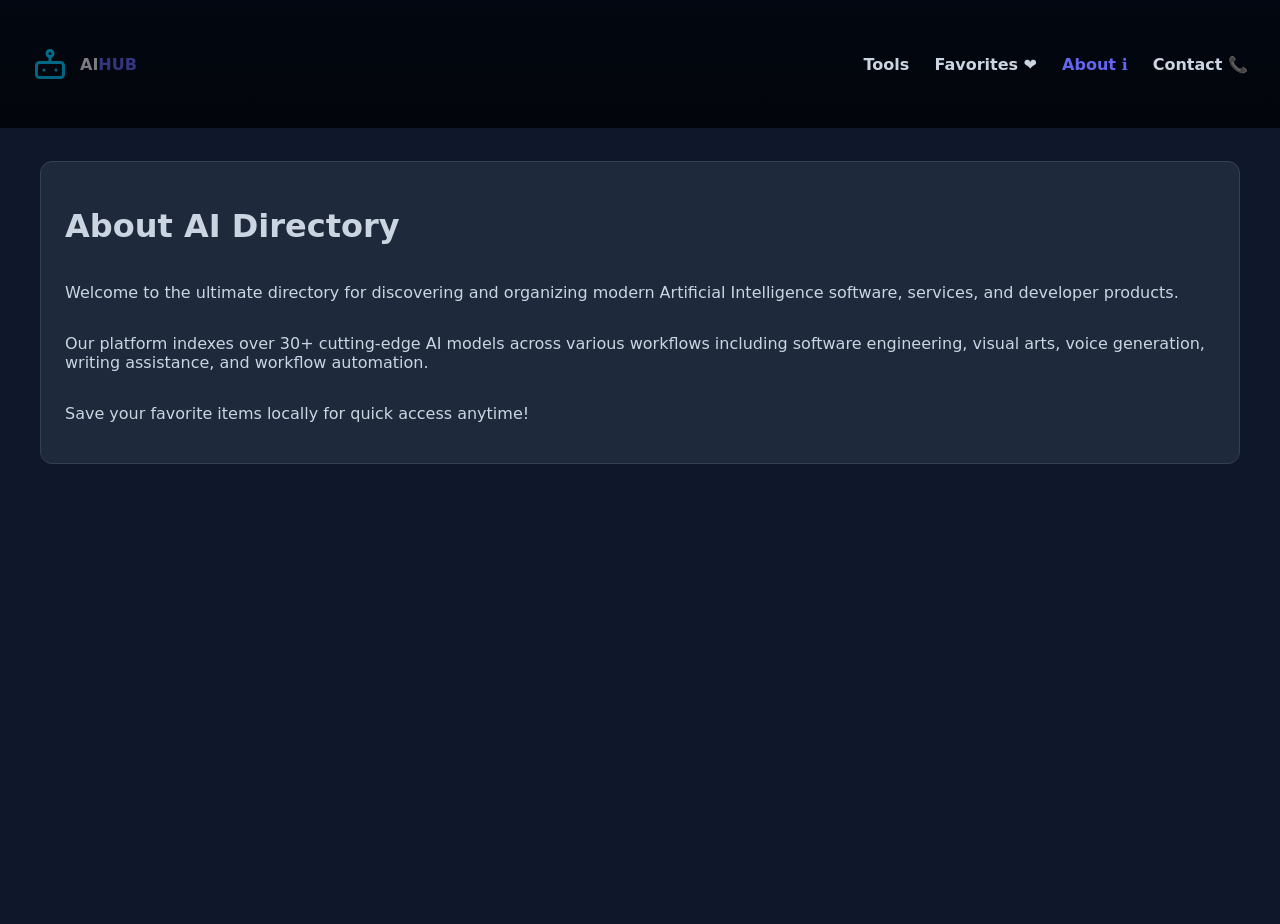
<file: about.html>
<!DOCTYPE html>
<html lang="en">
<head>
  <meta charset="UTF-8">
  <meta name="viewport" content="width=device-width, initial-scale=1.0">
  <title>About Us - AI Directory</title>
  <meta name="description" content="About AIHUB — mission, scope, and what we index for AI tools and resources.">
  <meta property="og:title" content="About AIHUB - AI Tools Directory">
  <meta property="og:description" content="About AIHUB — mission, scope, and what we index for AI tools and resources.">
  <meta name="twitter:card" content="summary_large_image">
  <link rel="icon" href="images/chatgpt.png">
  <link rel="stylesheet" href="style.css">
</head>
<body>
  <header>
    <div class="logo">
      <!-- Inline SVG logo -->
      <svg width="36" height="36" viewBox="0 0 24 24" fill="none" stroke="#00c6ff" stroke-width="2" stroke-linecap="round" stroke-linejoin="round" aria-hidden="true">
        <rect x="3" y="11" width="18" height="10" rx="2"></rect>
        <circle cx="12" cy="5" r="2"></circle>
        <path d="M12 7v4"></path>
        <line x1="8" y1="16" x2="8" y2="16"></line>
        <line x1="16" y1="16" x2="16" y2="16"></line>
      </svg>
      <span class="logo-text">AI<span>HUB</span></span>
    </div>

    <nav>
      <a href="tools.html">Tools</a>
      <a href="favorites.html">Favorites ❤️</a>
      <a href="about.html" class="active">About ℹ️</a>
      <a href="contact.html">Contact 📞</a>
    </nav>
  </header>

  <div class="container">
    <div class="card">
      <h1>About AI Directory</h1>
      <p>Welcome to the ultimate directory for discovering and organizing modern Artificial Intelligence software, services, and developer products.</p>
      <p>Our platform indexes over 30+ cutting-edge AI models across various workflows including software engineering, visual arts, voice generation, writing assistance, and workflow automation.</p>
      <p>Save your favorite items locally for quick access anytime!</p>
    </div>
  </div>
</body>
</html>
</file>
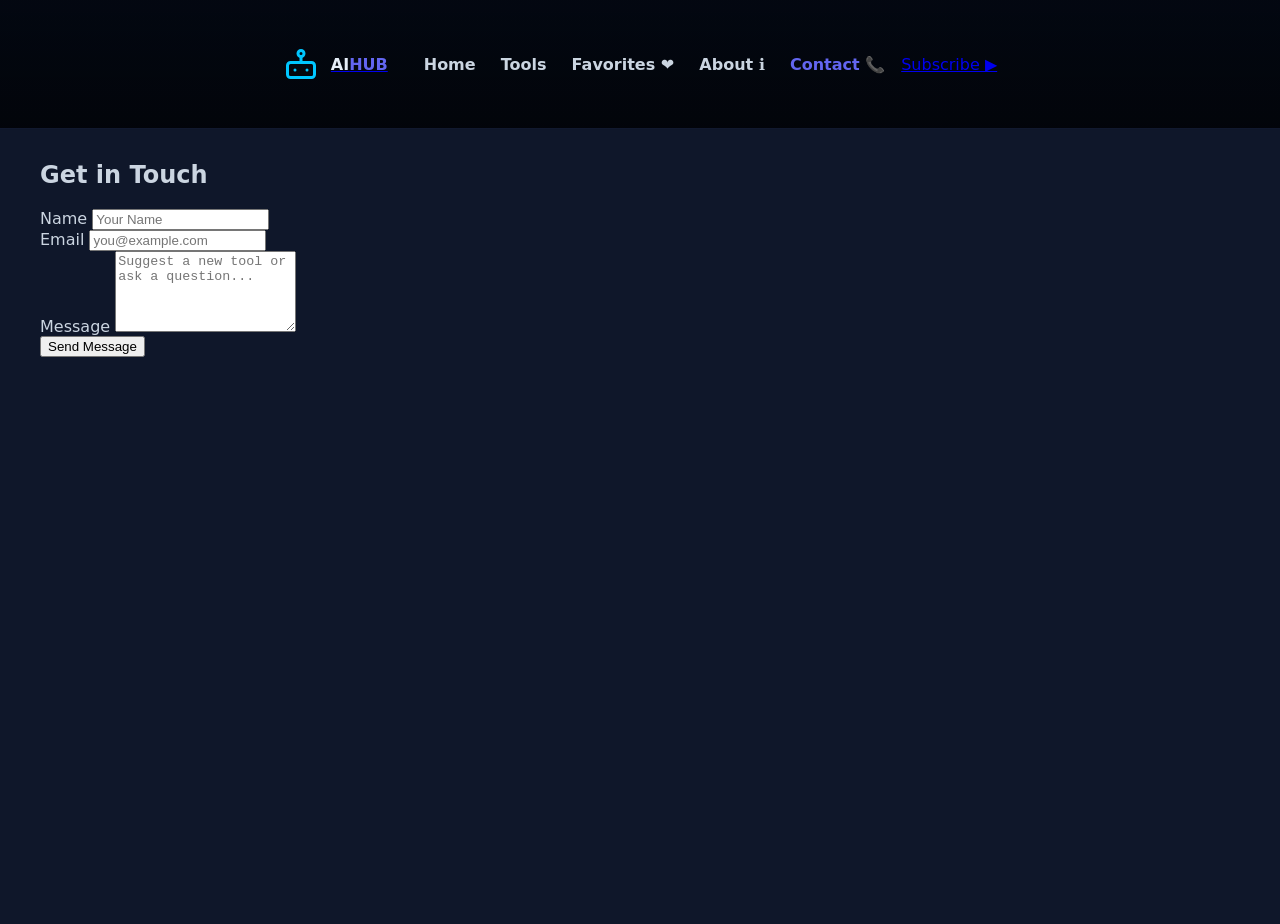
<file: contact.html>
<!DOCTYPE html>
<html lang="en">
<head>
  <meta charset="UTF-8">
  <meta name="viewport" content="width=device-width, initial-scale=1.0">
  <title>Contact Us - AIHUB</title>
  <meta name="description" content="Contact AIHUB — send us feedback or suggest tools.">
  <meta property="og:title" content="Contact Us - AIHUB">
  <meta property="og:description" content="Contact AIHUB — send us feedback or suggest tools.">
  <meta property="og:image" content="/images/chatgpt.svg">
  <meta name="twitter:card" content="summary_large_image">
  <meta name="twitter:image" content="/images/chatgpt.svg">
  <meta name="robots" content="index,follow">
  <meta name="theme-color" content="#0f172a">
  <link rel="icon" href="/images/chatgpt.svg" type="image/svg+xml">
  <link rel="preload" href="/style.css" as="style">
  <link rel="stylesheet" href="/style.css">
</head>
<body>
  <header>
    <div class="header-inner">
      <a href="index.html" class="logo-container">
        <svg width="36" height="36" viewBox="0 0 24 24" fill="none" stroke="#00c6ff" stroke-width="2" stroke-linecap="round" stroke-linejoin="round" aria-hidden="true">
          <rect x="3" y="11" width="18" height="10" rx="2"></rect>
          <circle cx="12" cy="5" r="2"></circle>
          <path d="M12 7v4"></path>
          <line x1="8" y1="16" x2="8" y2="16"></line>
          <line x1="16" y1="16" x2="16" y2="16"></line>
        </svg>
        <div class="logo-text">AI<span>HUB</span></div>
      </a>

      <button class="menu-toggle" aria-label="Open navigation" aria-expanded="false">☰</button>

      <nav class="menu">
        <a href="index.html">Home</a>
        <a href="tools.html">Tools</a>
        <a href="favorites.html">Favorites ❤️</a>
        <a href="about.html">About ℹ️</a>
        <a href="contact.html" class="active">Contact 📞</a>
      </nav>

      <a href="contact.html" class="btn-subscribe">Subscribe ▶</a>
    </div>
  </header>

  <div class="container">
    <form id="contactForm">
      <h2>Get in Touch</h2>
      <div>
        <label for="name">Name</label>
        <input type="text" id="name" name="name" required placeholder="Your Name">
      </div>
      <div>
        <label for="email">Email</label>
        <input type="email" id="email" name="email" required placeholder="you@example.com">
      </div>
      <div>
        <label for="message">Message</label>
        <textarea id="message" name="message" rows="5" required placeholder="Suggest a new tool or ask a question..."></textarea>
      </div>
      <div aria-live="polite" id="formStatus" style="color:var(--muted);"></div>
      <button type="submit">Send Message</button>
    </form>
  </div>

  <script>
    // Menu toggle for mobile
    document.querySelector('.menu-toggle').addEventListener('click', (e) => {
      const menu = document.querySelector('nav.menu');
      const expanded = e.currentTarget.getAttribute('aria-expanded') === 'true';
      e.currentTarget.setAttribute('aria-expanded', String(!expanded));
      if (menu.style.display === 'flex') { menu.style.display = 'none'; } else { menu.style.display = 'flex'; }
    });

    // Contact form handling: keep client-side fallback; show accessible message
    const form = document.getElementById('contactForm');
    const status = document.getElementById('formStatus');
    form.addEventListener('submit', (ev) => {
      ev.preventDefault();
      // TODO: send to backend via fetch if endpoint provided. For now show accessible message.
      status.textContent = 'Thank you — your message was received.';
      form.reset();
    });
  </script>
</body>
</html>
</file>
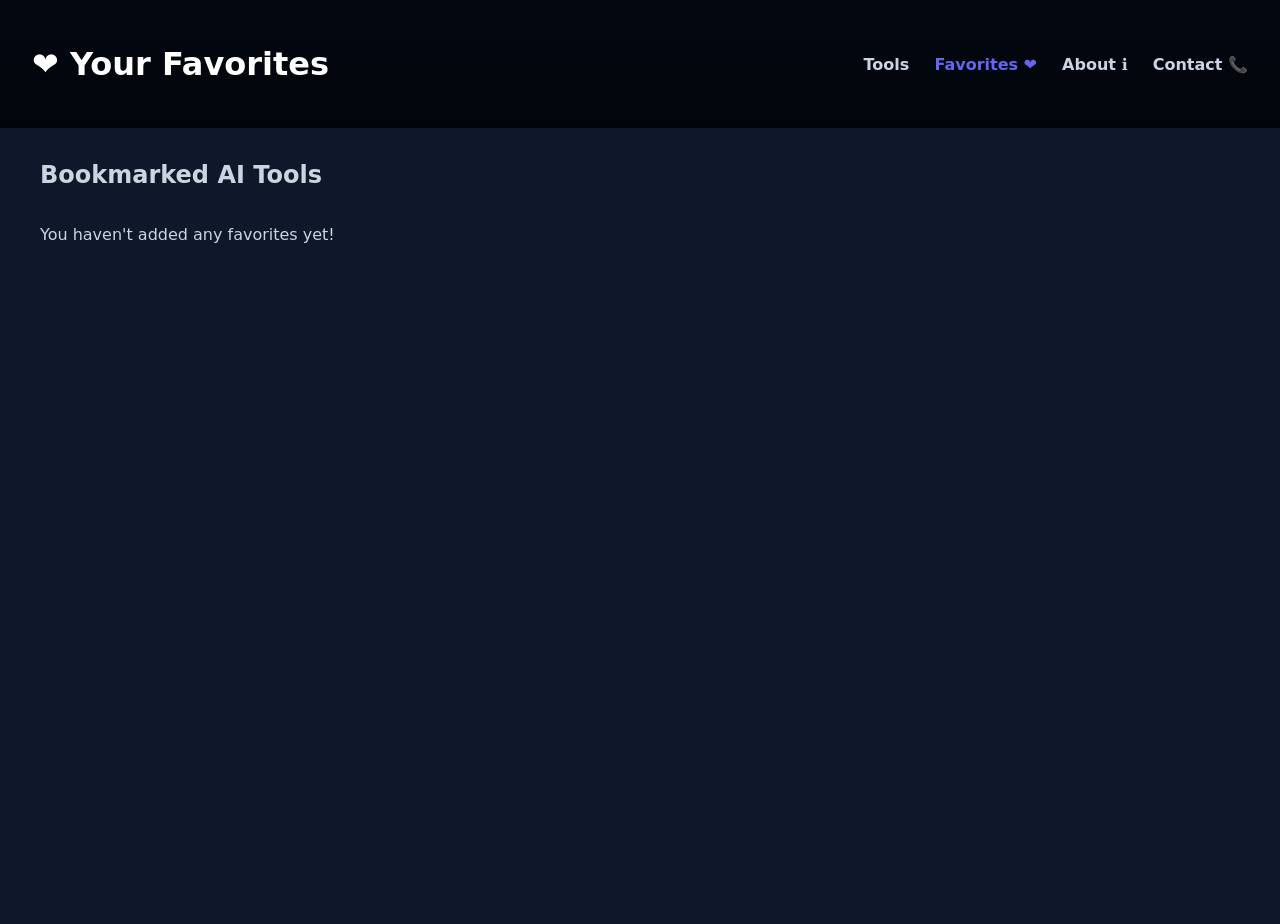
<file: favorites.html>
<!DOCTYPE html>
<html lang="en">
<head>
  <meta charset="utf-8">
  <meta name="viewport" content="width=device-width, initial-scale=1">
  <title>Your Favorites - AIHUB</title>
  <meta name="description" content="Your saved favorite AI tools on AIHUB for quick access and management.">

  <!-- Open Graph / Social preview -->
  <meta property="og:site_name" content="AIHUB">
  <meta property="og:title" content="Your Favorites - AIHUB">
  <meta property="og:description" content="Saved AI tools you favorited for quick access and management.">
  <meta property="og:type" content="website">
  <meta property="og:image" content="/images/chatgpt.svg">

  <!-- Twitter card -->
  <meta name="twitter:card" content="summary_large_image">
  <meta name="twitter:title" content="Your Favorites - AIHUB">
  <meta name="twitter:description" content="Saved AI tools you favorited for quick access and management.">
  <meta name="twitter:image" content="/images/chatgpt.svg">

  <!-- Indexing & theme -->
  <meta name="robots" content="index,follow">
  <meta name="theme-color" content="#0f172a">

  <!-- Favicon -->
  <link rel="icon" href="/images/chatgpt.svg" type="image/svg+xml">

  <!-- Preload CSS for faster rendering -->
  <link rel="preload" href="/style.css" as="style">
  <link rel="stylesheet" href="/style.css">
</head>
<body>
  <header>
    <h1>❤️ Your Favorites</h1>
    <nav>
      <a href="tools.html">Tools</a>
      <a href="favorites.html" class="active">Favorites ❤️</a>
      <a href="about.html">About ℹ️</a>
      <a href="contact.html">Contact 📞</a>
    </nav>
  </header>

  <div class="container">
    <h2>Bookmarked AI Tools</h2>
    <div class="grid" id="favGrid" aria-live="polite"></div>
  </div>

  <script src="/tools-data.js"></script>
  <script>
    const tools = window.TOOLS || [];

    function renderFavorites() {
      const favs = JSON.parse(localStorage.getItem('ai_favs')) || [];
      const grid = document.getElementById('favGrid');
      grid.innerHTML = '';

      const favTools = tools.filter(t => favs.includes(t.id));

      if (favTools.length === 0) {
        grid.innerHTML = `<p style="color: var(--text-muted); grid-column: 1/-1;">You haven't added any favorites yet!</p>`;
        return;
      }

      favTools.forEach(tool => {
        const card = document.createElement('div');
        card.className = 'card';
        card.innerHTML = `
          <div>
            <h3 class="card-title">${tool.name}</h3>
            <p class="card-desc">${tool.desc}</p>
          </div>
        `;

        const removeBtn = document.createElement('button');
        removeBtn.className = 'remove-btn';
        removeBtn.textContent = 'Remove';
        removeBtn.setAttribute('aria-label', `Remove ${tool.name} from favorites`);
        removeBtn.addEventListener('click', () => {
          let current = JSON.parse(localStorage.getItem('ai_favs')) || [];
          current = current.filter(id => id !== tool.id);
          localStorage.setItem('ai_favs', JSON.stringify(current));
          renderFavorites();
        });

        card.appendChild(removeBtn);
        grid.appendChild(card);
      });
    }

    // Initial render
    renderFavorites();
  </script>
</body>
</html>
</file>
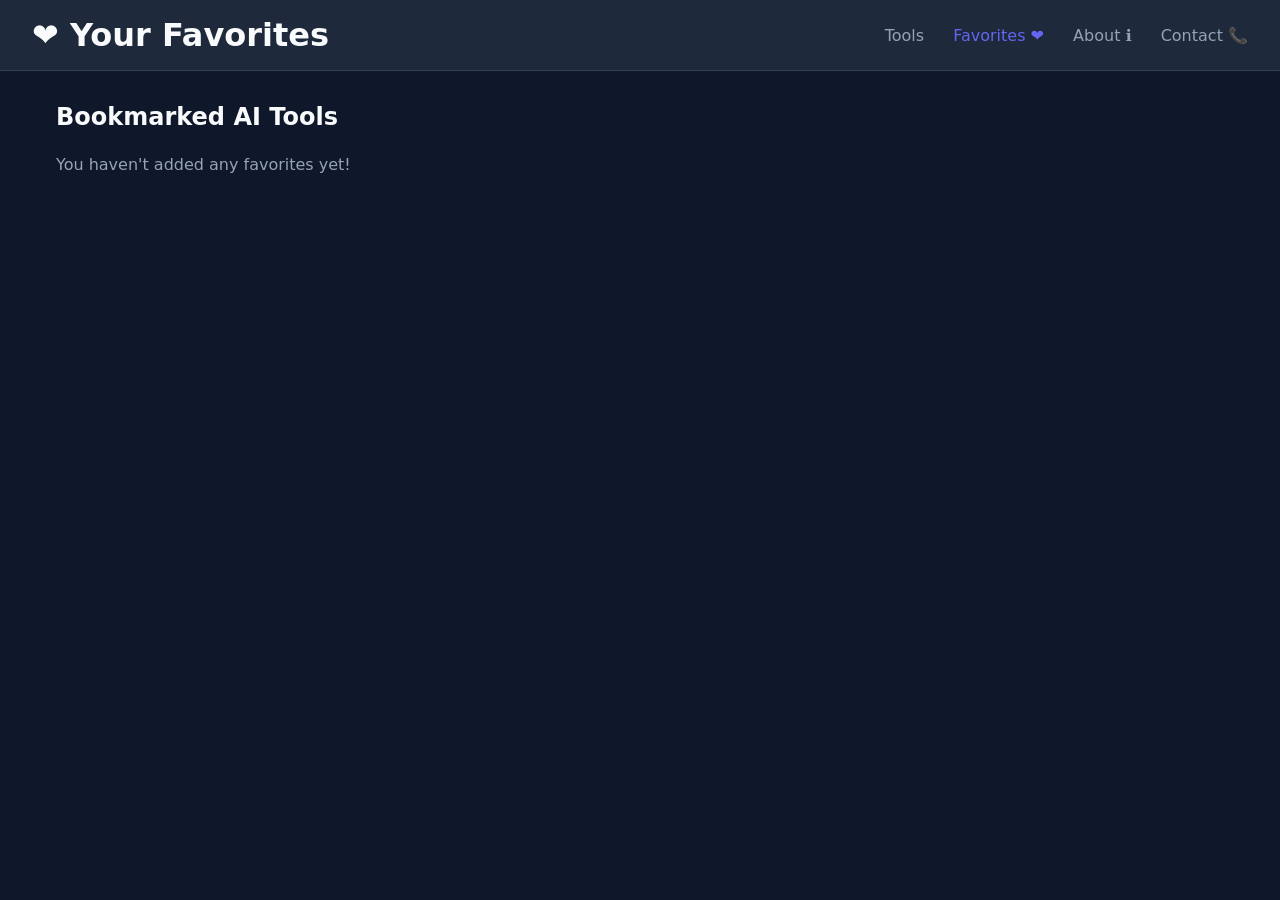
<file: Favourites.html>
<!DOCTYPE html>
<html lang="en">
<head>
  <meta charset="UTF-8">
  <meta name="viewport" content="width=device-width, initial-scale=1.0">
  <title>Your Favorites - AI Tools</title>
  <style>
    :root {
      --primary: #6366f1;
      --bg: #0f172a;
      --card-bg: #1e293b;
      --text: #f8fafc;
      --text-muted: #94a3b8;
      --border: #334155;
    }
    * { box-sizing: border-box; margin: 0; padding: 0; font-family: system-ui, -apple-system, sans-serif; }
    body { background-color: var(--bg); color: var(--text); }
    header { background: var(--card-bg); border-bottom: 1px solid var(--border); padding: 1rem 2rem; display: flex; justify-content: space-between; align-items: center; }
    header nav a { color: var(--text-muted); text-decoration: none; margin-left: 1.5rem; font-weight: 500; }
    header nav a:hover, header nav a.active { color: var(--primary); }
    .container { max-width: 1200px; margin: 2rem auto; padding: 0 1rem; }
    .grid { display: grid; grid-template-columns: repeat(auto-fill, minmax(280px, 1fr)); gap: 1.5rem; margin-top: 1.5rem; }
    .card { background: var(--card-bg); border: 1px solid var(--border); border-radius: 12px; padding: 1.5rem; display: flex; flex-direction: column; justify-content: space-between; }
    .card-title { font-size: 1.25rem; font-weight: 600; margin-bottom: 0.5rem; }
    .card-desc { color: var(--text-muted); font-size: 0.9rem; margin: 0.75rem 0; }
    .remove-btn { background: #dc2626; color: white; border: none; padding: 0.5rem 1rem; border-radius: 6px; cursor: pointer; align-self: flex-start; font-weight: 600; }
  </style>
</head>
<body>
  <header>
    <h1>❤️ Your Favorites</h1>
    <nav>
      <a href="tools.html">Tools</a>
      <a href="favorites.html" class="active">Favorites ❤️</a>
      <a href="about.html">About ℹ️</a>
      <a href="contact.html">Contact 📞</a>
    </nav>
  </header>

  <div class="container">
    <h2>Bookmarked AI Tools</h2>
    <div class="grid" id="favGrid"></div>
  </div>

  <script>
    // Shared Tool Registry
    const tools = [
      { id: 1, name: "ChatGPT", desc: "Conversational AI model for drafting, answering, and brainstorming." },
      { id: 2, name: "Claude", desc: "Next-gen AI assistant built for safety, reasoning, and long context tasks." },
      { id: 3, name: "Midjourney", desc: "High-quality text-to-image artwork and photorealistic visual generator." },
      { id: 4, name: "DALL·E 3", desc: "OpenAI's advanced text-to-image model integrated into ChatGPT." },
      { id: 5, name: "GitHub Copilot", desc: "AI pair programmer suggesting autocomplete lines and functions." },
      { id: 6, name: "Cursor", desc: "An AI-first code editor designed for high productivity." },
      { id: 7, name: "ElevenLabs", desc: "Realistic text-to-speech voice generator and cloning software." },
      { id: 8, name: "Sora", desc: "Create realistic and imaginative videos from text prompts." },
      { id: 9, name: "Notion AI", desc: "Integrated AI workspace helper for writing, summarizing, and editing." },
      { id: 10, name: "Perplexity AI", desc: "Conversational search engine with real-time citations and sources." },
      { id: 11, name: "Stable Diffusion", desc: "Open-source, powerful image generation deep learning model." },
      { id: 12, name: "v0 by Vercel", desc: "Generative UI system powered by AI that outputs React/Tailwind code." },
      { id: 13, name: "Suno", desc: "Generate full songs with lyrics and vocals from text descriptions." },
      { id: 14, name: "Runway Gen-2", desc: "Text-to-video and image-to-video generative AI Suite." },
      { id: 15, name: "Grammarly", desc: "AI writing tool for grammar, tone, clarity, and phrasing." },
      { id: 16, name: "Google Gemini", desc: "Google's multimodal model capable of understanding text, code, audio, and video." },
      { id: 17, name: "Leonardo.Ai", desc: "Feature-rich asset creation tool for visual production and artwork." },
      { id: 18, name: "Replit Ghostwriter", desc: "In-browser AI coding assistant integrated directly into Replit IDE." },
      { id: 19, name: "Whisper", desc: "Robust speech recognition model trained on thousands of hours of audio." },
      { id: 20, name: "Pika Labs", desc: "Idea-to-video platform that brings creative concepts to life." },
      { id: 21, name: "Otter.ai", desc: "Automated meeting notes, audio transcription, and real-time summaries." },
      { id: 22, name: "Mistral AI", desc: "High-performance open-weights LLMs for global developers." },
      { id: 23, name: "Canva Magic Studio", desc: "AI visual design tools for generating graphics and magic edits." },
      { id: 24, name: "Tabnine", desc: "AI code completion assistant emphasizing code privacy and security." },
      { id: 25, name: "Descript", desc: "Edit audio and video files by editing text transcripts." },
      { id: 26, name: "HeyGen", desc: "Create realistic AI avatar videos for teams and businesses." },
      { id: 27, name: "Zapier Central", desc: "AI bot workplace automation tool across thousands of apps." },
      { id: 28, name: "DeepL Translate", desc: "Accurate neural network translation system for global communications." },
      { id: 29, name: "Krea AI", desc: "Real-time AI visual generation and upscaling tool." },
      { id: 30, name: "Phind", desc: "Search engine optimized specifically for developer technical questions." },
      { id: 31, name: "Lovo.ai", desc: "Award-winning voice generator software with human-like voices." },
      { id: 32, name: "Synthesia", desc: "Turn text into video presentation slides using custom AI avatars." }
    ];

    function removeFav(id) {
      let favs = JSON.parse(localStorage.getItem('ai_favs')) || [];
      favs = favs.filter(item => item !== id);
      localStorage.setItem('ai_favs', JSON.stringify(favs));
      renderFavorites();
    }

    function renderFavorites() {
      const favs = JSON.parse(localStorage.getItem('ai_favs')) || [];
      const grid = document.getElementById('favGrid');
      grid.innerHTML = '';

      const favTools = tools.filter(t => favs.includes(t.id));

      if (favTools.length === 0) {
        grid.innerHTML = `<p style="color: var(--text-muted); grid-column: 1/-1;">You haven't added any favorites yet!</p>`;
        return;
      }

      favTools.forEach(tool => {
        const card = document.createElement('div');
        card.className = 'card';
        card.innerHTML = `
          <div>
            <h3 class="card-title">${tool.name}</h3>
            <p class="card-desc">${tool.desc}</p>
          </div>
          <button class="remove-btn" onclick="removeFav(${tool.id})">Remove</button>
        `;
        grid.appendChild(card);
      });
    }

    renderFavorites();
  </script>
</body>
</html>
</file>
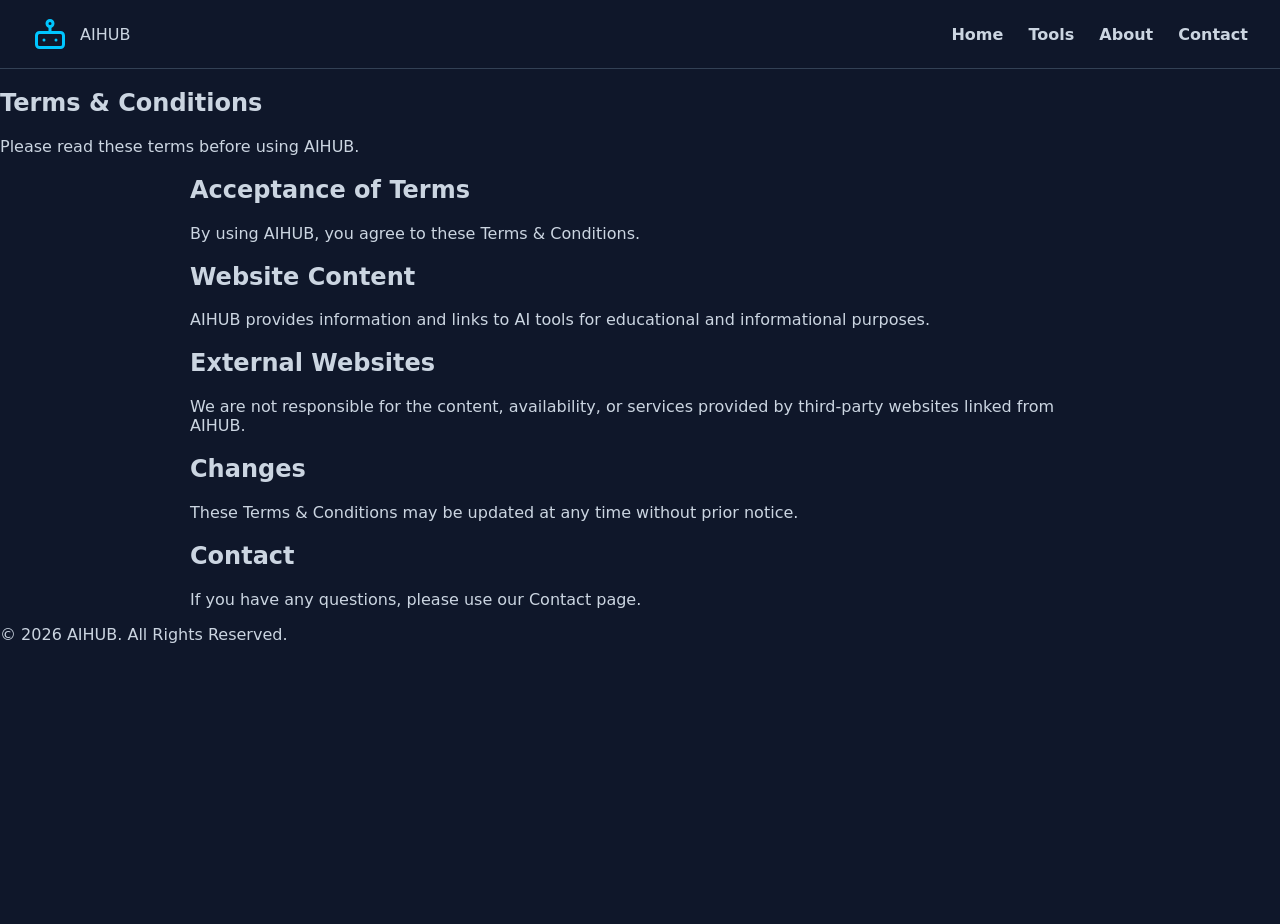
<file: terms.html>
<!DOCTYPE html>
<html lang="en">
<head>
<meta charset="UTF-8">
<meta name="viewport" content="width=device-width, initial-scale=1.0">
<title>Terms & Conditions - AIHUB</title>
<meta name="description" content="Terms & Conditions for AIHUB — please read before using the site.">
<meta property="og:title" content="Terms & Conditions - AIHUB">
<meta property="og:description" content="Terms & Conditions for AIHUB — please read before using the site.">
<meta name="twitter:card" content="summary_large_image">
<link rel="icon" href="images/chatgpt.png">
<link rel="stylesheet" href="style.css">
<link rel="stylesheet" href="https://cdnjs.cloudflare.com/ajax/libs/font-awesome/6.7.2/css/all.min.css" crossorigin="anonymous">
</head>
<body>

<nav class="navbar">
    <div class="logo">
        <!-- Inline SVG logo -->
        <svg width="36" height="36" viewBox="0 0 24 24" fill="none" stroke="#00c6ff" stroke-width="2" stroke-linecap="round" stroke-linejoin="round" aria-hidden="true">
          <rect x="3" y="11" width="18" height="10" rx="2"></rect>
          <circle cx="12" cy="5" r="2"></circle>
          <path d="M12 7v4"></path>
          <line x1="8" y1="16" x2="8" y2="16"></line>
          <line x1="16" y1="16" x2="16" y2="16"></line>
        </svg>
        <span>AIHUB</span>
    </div>

    <div class="menu">
        <a href="index.html">Home</a>
        <a href="tools.html">Tools</a>
        <a href="about.html">About</a>
        <a href="contact.html">Contact</a>
    </div>
</nav>

<section class="hero">
    <h1>Terms & Conditions</h1>
    <p>Please read these terms before using AIHUB.</p>
</section>

<section class="featured">
    <div class="tool-card" style="max-width:900px;margin:auto;text-align:left;">
        <h2>Acceptance of Terms</h2>
        <p>By using AIHUB, you agree to these Terms & Conditions.</p>

        <h2>Website Content</h2>
        <p>AIHUB provides information and links to AI tools for educational and informational purposes.</p>

        <h2>External Websites</h2>
        <p>We are not responsible for the content, availability, or services provided by third-party websites linked from AIHUB.</p>

        <h2>Changes</h2>
        <p>These Terms & Conditions may be updated at any time without prior notice.</p>

        <h2>Contact</h2>
        <p>If you have any questions, please use our Contact page.</p>
    </div>
</section>

<footer>
    <p>© 2026 AIHUB. All Rights Reserved.</p>
</footer>

</body>
</html>
</file>
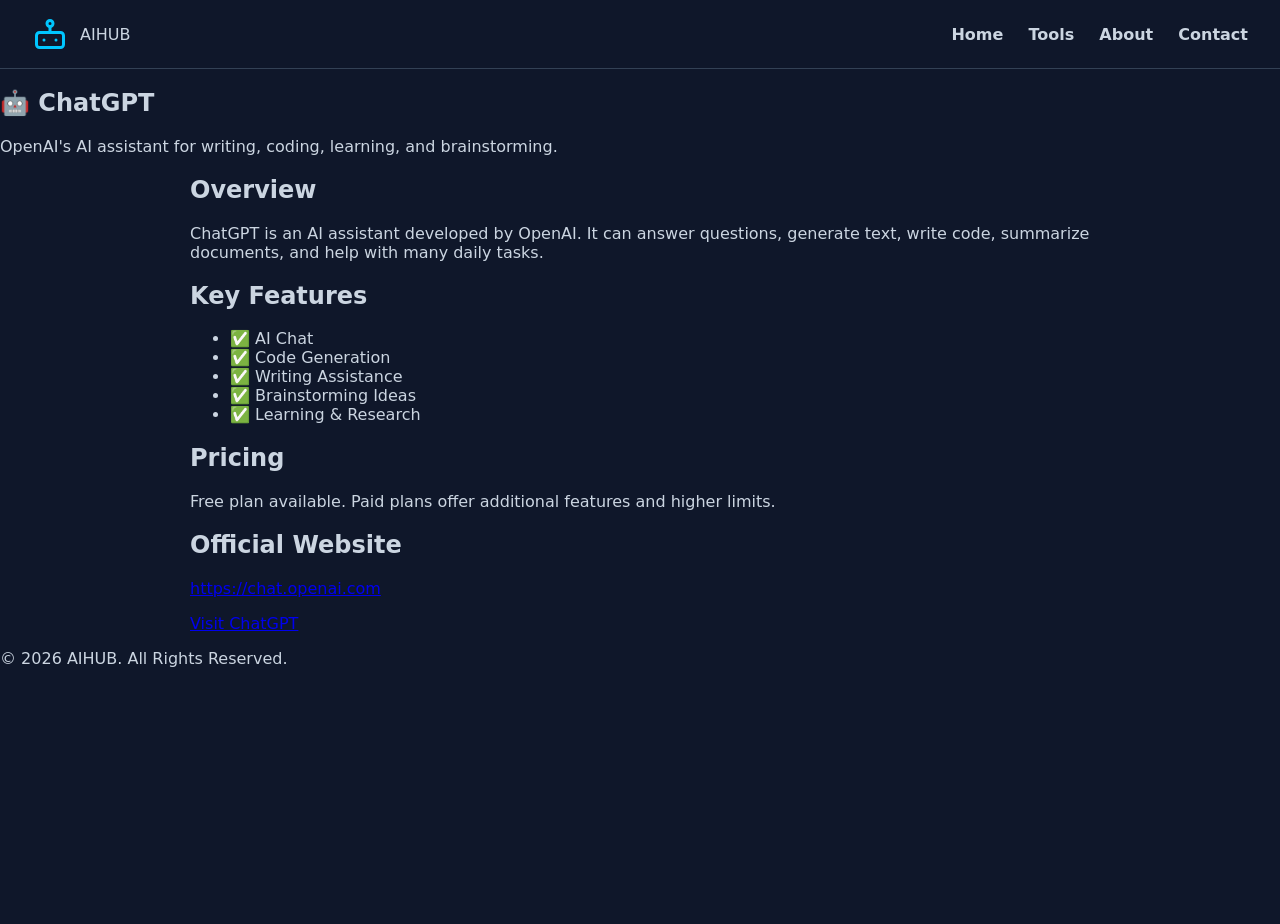
<file: tool.html>
<!DOCTYPE html>
<html lang="en">
<head>
    <meta charset="UTF-8">
    <meta name="viewport" content="width=device-width, initial-scale=1.0">
    <title>ChatGPT - AIHUB</title>

    <meta name="description" content="ChatGPT listing on AIHUB — overview, features, and pricing for OpenAI's conversational assistant.">
    <meta property="og:title" content="ChatGPT - AIHUB">
    <meta property="og:description" content="ChatGPT listing on AIHUB — overview, features, and pricing for OpenAI's conversational assistant.">
    <meta property="og:type" content="website">

    <link rel="stylesheet" href="style.css">
    <link rel="stylesheet" href="https://cdnjs.cloudflare.com/ajax/libs/font-awesome/6.7.2/css/all.min.css">
</head>
<body>

<nav class="navbar">
    <div class="logo">
        <!-- Inline SVG logo (used on index.html) to avoid missing images/logo.png -->
        <svg width="36" height="36" viewBox="0 0 24 24" fill="none" stroke="#00c6ff" stroke-width="2" stroke-linecap="round" stroke-linejoin="round" aria-hidden="true">
          <rect x="3" y="11" width="18" height="10" rx="2"></rect>
          <circle cx="12" cy="5" r="2"></circle>
          <path d="M12 7v4"></path>
          <line x1="8" y1="16" x2="8" y2="16"></line>
          <line x1="16" y1="16" x2="16" y2="16"></line>
        </svg>
        <span>AIHUB</span>
    </div>

    <div class="menu">
        <a href="index.html">Home</a>
        <a href="tools.html">Tools</a>
        <a href="about.html">About</a>
        <a href="contact.html">Contact</a>
    </div>
</nav>

<section class="hero">
    <h1>🤖 ChatGPT</h1>
    <p>OpenAI's AI assistant for writing, coding, learning, and brainstorming.</p>
</section>

<section class="featured">

<div class="tool-card" style="max-width:900px;margin:auto;">

<h2>Overview</h2>
<p>
ChatGPT is an AI assistant developed by OpenAI. It can answer questions,
generate text, write code, summarize documents, and help with many daily tasks.
</p>

<h2>Key Features</h2>
<ul>
<li>✅ AI Chat</li>
<li>✅ Code Generation</li>
<li>✅ Writing Assistance</li>
<li>✅ Brainstorming Ideas</li>
<li>✅ Learning & Research</li>
</ul>

<h2>Pricing</h2>
<p>Free plan available. Paid plans offer additional features and higher limits.</p>

<h2>Official Website</h2>
<p>
<a href="https://chat.openai.com" target="_blank" rel="noopener noreferrer">https://chat.openai.com</a>
</p>

<a href="https://chat.openai.com" target="_blank" rel="noopener noreferrer" class="btn">
Visit ChatGPT
</a>

</div>

</section>

<footer>
<p>© 2026 AIHUB. All Rights Reserved.</p>
</footer>

</body>
</html>
</file>
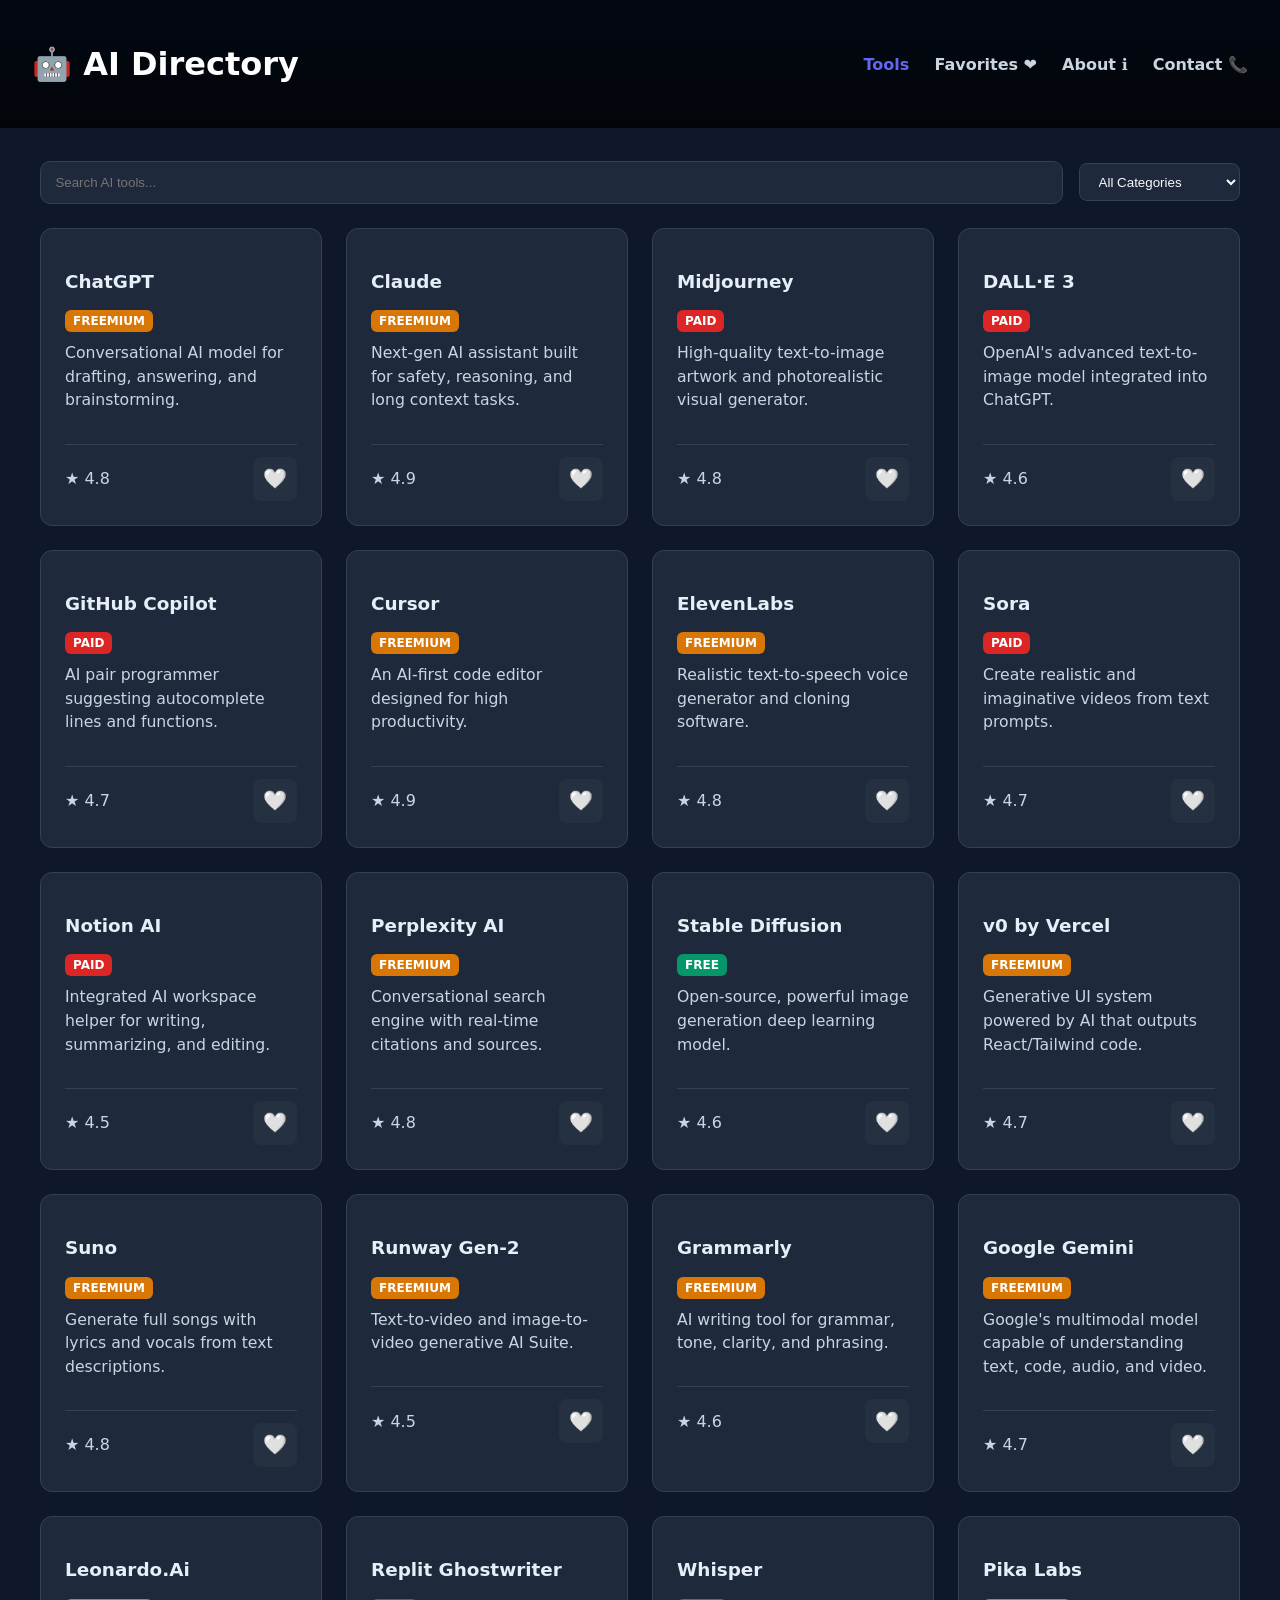
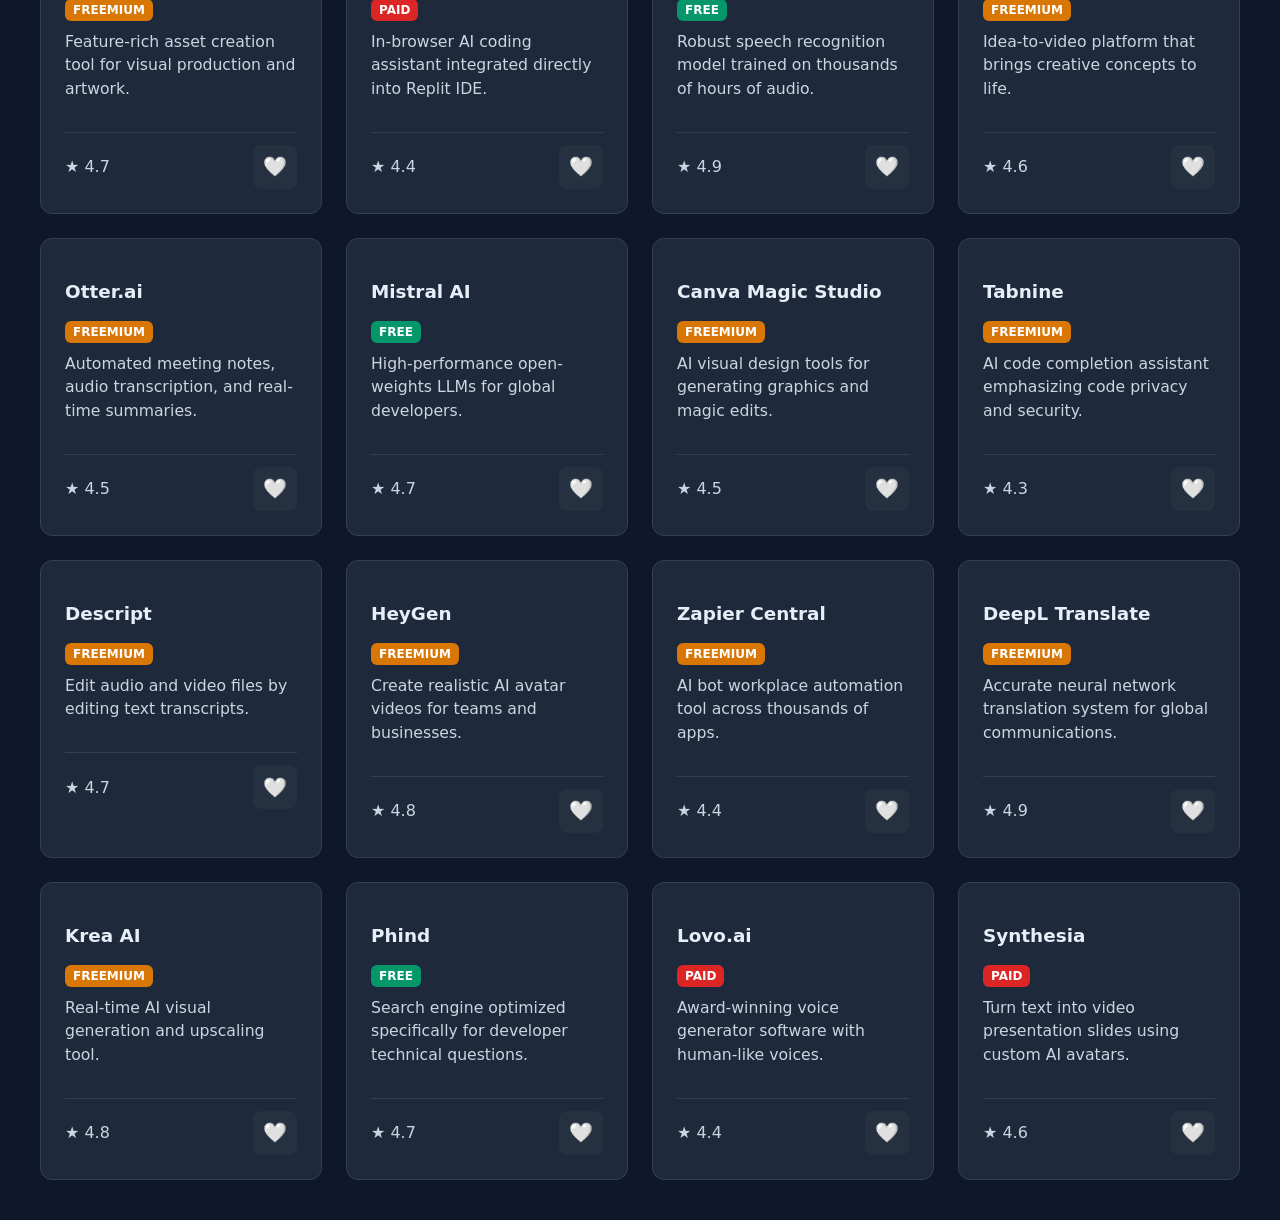
<file: tools.html>
<!DOCTYPE html>
<html lang="en">
<head>
  <meta charset="UTF-8">
  <meta name="viewport" content="width=device-width, initial-scale=1.0">
  <title>AI Tools Directory</title>
  <meta name="description" content="Browse AIHUB's directory of AI tools by category. Search, favorite, and explore tools for productivity, design, dev, and more.">

  <!-- Open Graph / Social preview -->
  <meta property="og:title" content="AI Tools Directory - AIHUB">
  <meta property="og:description" content="Browse AI tools, search by category, and save favorites.">
  <meta property="og:type" content="website">
  <meta property="og:image" content="/images/chatgpt.svg">

  <!-- Twitter card -->
  <meta name="twitter:card" content="summary_large_image">
  <meta name="twitter:image" content="/images/chatgpt.svg">

  <!-- General -->
  <meta name="robots" content="index,follow">
  <meta name="theme-color" content="#0f172a">

  <!-- Favicon -->
  <link rel="icon" href="/images/chatgpt.svg">

  <link rel="stylesheet" href="style.css">
</head>
<body>

  <header>
    <h1>🤖 AI Directory</h1>
    <nav>
      <a href="tools.html" class="active">Tools</a>
      <a href="favorites.html">Favorites ❤️</a>
      <a href="about.html">About ℹ️</a>
      <a href="contact.html">Contact 📞</a>
    </nav>
  </header>

  <div class="container">
    <div class="controls">
      <input type="text" id="searchInput" class="search-bar" placeholder="Search AI tools..." aria-label="Search tools">
      <select id="categorySelect" class="category-select" aria-label="Filter category">
        <option value="All">All Categories</option>
        <option value="Text & Chat">Text & Chat</option>
        <option value="Image Generation">Image Generation</option>
        <option value="Code & Dev">Code & Dev</option>
        <option value="Audio & Voice">Audio & Voice</option>
        <option value="Video & Animation">Video & Animation</option>
        <option value="Productivity">Productivity</option>
      </select>
    </div>

    <div class="grid" id="toolsGrid" aria-live="polite"></div>
  </div>

  <!-- Load centralized tools data -->
  <script src="tools-data.js"></script>

  <script>
    // Use shared TOOLS registry if available
    const tools = window.TOOLS || [];

    let favorites = JSON.parse(localStorage.getItem('ai_favs')) || [];

    function saveFavorites() {
      localStorage.setItem('ai_favs', JSON.stringify(favorites));
    }

    function toggleFavorite(id, button) {
      if (favorites.includes(id)) {
        favorites = favorites.filter(favId => favId !== id);
        if (button) button.setAttribute('aria-pressed','false');
      } else {
        favorites.push(id);
        if (button) button.setAttribute('aria-pressed','true');
      }
      saveFavorites();
      renderTools();
    }

    function createFavButton(tool) {
      const btn = document.createElement('button');
      const isFav = favorites.includes(tool.id);
      btn.className = `fav-btn ${isFav ? 'active' : ''}`;
      btn.innerHTML = isFav ? '❤️' : '🤍';
      btn.setAttribute('aria-label', isFav ? `Remove ${tool.name} from favorites` : `Add ${tool.name} to favorites`);
      btn.setAttribute('aria-pressed', isFav ? 'true' : 'false');
      btn.tabIndex = 0;
      btn.addEventListener('click', () => toggleFavorite(tool.id, btn));
      btn.addEventListener('keydown', (e) => { if (e.key === 'Enter' || e.key === ' ') { e.preventDefault(); toggleFavorite(tool.id, btn); } });
      return btn;
    }

    function renderTools() {
      const searchVal = document.getElementById('searchInput').value.toLowerCase();
      const catVal = document.getElementById('categorySelect').value;
      const grid = document.getElementById('toolsGrid');

      grid.innerHTML = '';

      const filtered = tools.filter(tool => {
        const matchesSearch = tool.name.toLowerCase().includes(searchVal) || tool.desc.toLowerCase().includes(searchVal);
        const matchesCategory = catVal === 'All' || tool.category === catVal;
        return matchesSearch && matchesCategory;
      });

      if (filtered.length === 0) {
        grid.innerHTML = `<p style="color: var(--text-muted); grid-column: 1/-1;">No AI tools match your criteria.</p>`;
        return;
      }

      filtered.forEach(tool => {
        const badgeClass = tool.badge === 'Free' ? 'badge-free' : tool.badge === 'Paid' ? 'badge-paid' : 'badge-freemium';

        const card = document.createElement('div');
        card.className = 'card';
        card.innerHTML = `
          <div>
            <div class="card-header">
              <h3 class="card-title">${tool.name}</h3>
              <span class="badge ${badgeClass}">${tool.badge}</span>
            </div>
            <p class="card-desc">${tool.desc}</p>
          </div>
          <div class="card-footer">
            <span class="rating">★ ${tool.rating}</span>
          </div>
        `;

        const footer = card.querySelector('.card-footer');
        const favButton = createFavButton(tool);
        footer.appendChild(favButton);

        grid.appendChild(card);
      });
    }

    document.getElementById('searchInput').addEventListener('input', renderTools);
    document.getElementById('categorySelect').addEventListener('change', renderTools);

    // Initial render
    renderTools();
  </script>
</body>
</html>
</file>
<file: style.css>
/* Appended shared page styles and utilities for pages that previously had inline CSS */

:root {
  --page-bg: #0f172a;
  --card-bg-alt: #1e293b;
  --muted: #94a3b8;
  --muted-strong: #cbd5e1;
  --accent: #6366f1;
}

/* Base typography and page background */
html, body {
  height: 100%;
}
body {
  margin: 0;
  background: var(--page-bg);
  color: var(--muted-strong);
  font-family: Inter, ui-sans-serif, system-ui, -apple-system, "Segoe UI", Roboto, "Helvetica Neue", Arial;
  -webkit-font-smoothing: antialiased;
  -moz-osx-font-smoothing: grayscale;
}

/* Global header/nav used by tools/about/contact/favorites pages */
header, .navbar, nav.navbar {
  /* header background handled in header-specific rules below */
  border-bottom: 1px solid rgba(51,65,85,1);
  padding: 1rem 2rem;
  display: flex;
  justify-content: space-between;
  align-items: center;
}

.navbar .logo, .logo, .logo-container {
  display: flex;
  gap: 0.75rem;
  align-items: center;
}

.logo-text { font-weight: 700; color: #e6eef8; }
.logo-text span { color: var(--accent); }

.menu a, header nav a {
  color: var(--muted-strong);
  text-decoration: none;
  margin-left: 1.25rem;
  font-weight: 600;
}

.menu a:hover, header nav a:hover, .menu a.active, header nav a.active {
  color: var(--accent);
}

.container { max-width: 1200px; margin: 2rem auto; padding: 0 1rem; }

.grid { display: grid; grid-template-columns: repeat(auto-fill,minmax(280px,1fr)); gap: 1.5rem; padding-bottom: 1rem; }
.card { background: var(--card-bg-alt); border: 1px solid rgba(51,65,85,1); border-radius: 12px; padding: 1.5rem; display:flex; flex-direction:column; }
.card-title { font-size:1.15rem; font-weight:700; color: #e6eef8; }
.card-desc { color: var(--muted-strong); font-size: 0.98rem; margin-top:0.75rem; line-height:1.5; }

.controls { display:flex; gap:1rem; align-items:center; margin-bottom:1.5rem; }
.search-bar { flex:1; min-width:220px; padding:0.8rem 0.9rem; border-radius:10px; border:1px solid rgba(51,65,85,1); background:var(--card-bg-alt); color: #f8fafc; }
.category-select { padding:0.6rem 0.9rem; border-radius:8px; border:1px solid rgba(51,65,85,1); background:var(--card-bg-alt); color:#f8fafc; }

.badge { font-size:0.75rem; padding:0.25rem 0.5rem; border-radius:6px; font-weight:600; text-transform:uppercase; }
.badge-free { background: #059669; color:#fff; }
.badge-freemium { background:#d97706; color:#fff; }
.badge-paid { background:#dc2626; color:#fff; }

.card-footer { display:flex; justify-content:space-between; align-items:center; margin-top:1rem; padding-top:0.75rem; border-top:1px solid rgba(51,65,85,1); }
.fav-btn { background:none; border:none; cursor:pointer; font-size:1.25rem; color: var(--muted); }
.fav-btn.active { color: #ef4444; }

/* Skip link (visually hidden but accessible to keyboard users) */
.skip-link {
  position: absolute;
  left: -9999px;
  top: auto;
  width: 1px;
  height: 1px;
  overflow: hidden;
}
.skip-link:focus {
  position: absolute;
  left: 1rem;
  top: 1rem;
  width: auto;
  height: auto;
  padding: 0.5rem 0.75rem;
  background: #fff;
  color: #0f172a;
  border-radius: 6px;
  z-index: 1000;
}

/* Focus styles and accessibility */
:focus { outline: none; }
:focus-visible { outline: 3px solid rgba(99,102,241,0.25); outline-offset: 2px; }

/* Responsive tweaks */
@media (max-width:900px) {
  .container { padding: 0 1rem; }
  .grid { grid-template-columns: 1fr; }
}

/* -----------------------------
   Mobile responsive & usability fixes
   ----------------------------- */

/* Menu toggle button (hidden on desktop, shown on mobile) */
.menu-toggle { display: none; background: none; border: none; font-size: 1.25rem; color: var(--muted); }

@media (max-width: 900px) {
  /* Hide the desktop nav and let JS toggle the mobile menu */
  header nav.menu { display: none; flex-direction: column; gap: 0.5rem; }
  .menu-toggle { display: inline-flex; align-items:center; justify-content:center; }
  header { padding: 0.6rem 1rem; }
  .logo-text { font-size: 1.05rem; }
}

/* Wrap controls so search and filter don't overflow on narrow screens */
.controls { flex-wrap: wrap; }
.search-bar { flex: 1 1 220px; min-width: 160px; }
.category-select { flex: 0 0 160px; }

@media (max-width: 480px) {
  .category-select { min-width: 100%; width: 100%; }
}

/* Ensure page content doesn't sit under mobile OS navigation bars */
body, .container { padding-bottom: calc(1.5rem + env(safe-area-inset-bottom)); }
.site-footer { padding-bottom: env(safe-area-inset-bottom); }

/* Increase touch target and visual affordance for favorite buttons */
.fav-btn {
  width: 44px;
  height: 44px;
  display: inline-flex;
  align-items: center;
  justify-content: center;
  border-radius: 8px;
  background: rgba(255,255,255,0.03);
  font-size: 1.2rem;
}
.fav-btn.active { background: rgba(239,68,68,0.12); color: #ef4444; }

/* Stronger focus-visible for keyboard users */
button:focus-visible, a:focus-visible { outline: 3px solid rgba(99,102,241,0.28); outline-offset: 2px; }

/* -----------------------------
   Header background (responsive, with dark overlay)
   ----------------------------- */
header {
  position: relative;
  background-color: #071026; /* fallback color */
  background-image: linear-gradient(rgba(3,8,18,0.62), rgba(3,8,18,0.62)), url('images/chatgpt.svg');
  background-size: cover;
  background-position: center center;
  background-repeat: no-repeat;
  color: #ffffff;
  border-bottom: 1px solid rgba(255,255,255,0.04);
  padding: 1.25rem 2rem;
  z-index: 0;
}

/* Keep header content readable and centered within max-width */
header .header-inner {
  max-width: 1200px;
  margin: 0 auto;
  display: flex;
  align-items: center;
  justify-content: space-between;
  gap: 1rem;
  position: relative; /* above background */
  z-index: 2;
}

/* Slightly shrink banner on small screens */
@media (max-width: 900px) {
  header {
    padding: 0.8rem 1rem;
    background-position: 50% 25%;
  }
  .logo-text { color: #fff; }
}

/* Overlay for stronger contrast */
header::before {
  content: "";
  position: absolute;
  inset: 0;
  background: linear-gradient(180deg, rgba(0,0,0,0.35) 0%, rgba(0,0,0,0.6) 100%);
  z-index: 1;
  pointer-events: none;
}

/* Ensure header text and nav sit above overlay */
header h1, header nav, header .logo-container, header .btn-subscribe {
  position: relative;
  z-index: 3;
}

/* Min-height rules */
@media (min-width: 1200px) {
  header { min-height: 88px; }
}
@media (max-width: 599px) {
  header { min-height: 64px; }
}
</file>
